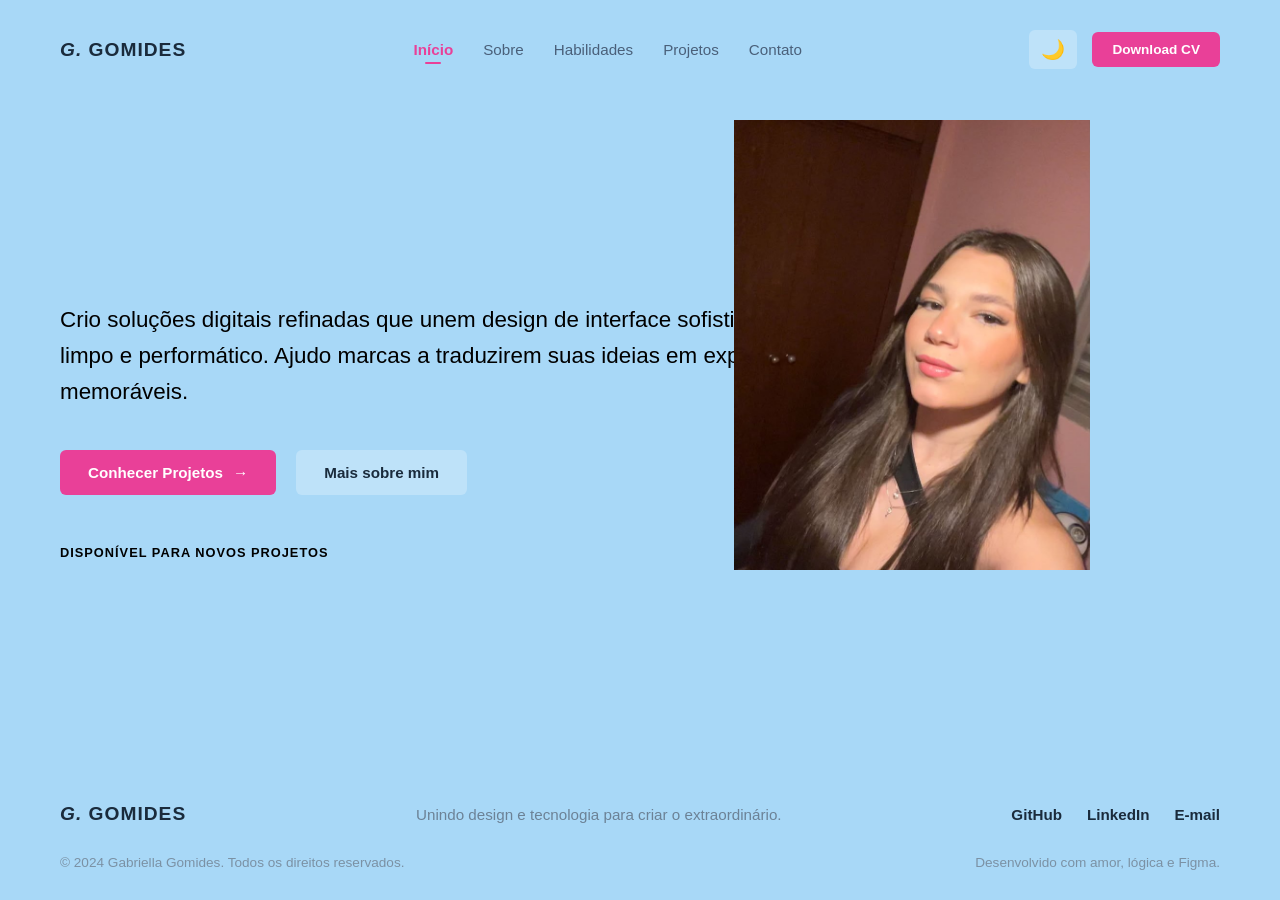
<file: index.html>
<!DOCTYPE html>
<html lang="pt-PT">
<head>
  <meta charset="UTF-8">
  <meta name="viewport" content="width=device-width, initial-scale=1.0">
  <title>G. GOMIDES</title>
  <link rel="stylesheet" href="style.css">
  </head>
<body>

  <div class="menu1">
    <div class="titulo">
      <span class="icone">G.</span> GOMIDES
    </div>
    <div class="menu2">
      <a href="index.html" class="ativo">Início</a>
      <a href="sobre.html">Sobre</a>
      <a href="habili.html">Habilidades</a>
      <a href="projeto.html">Projetos</a>
      <a href="contato.html">Contato</a>
    </div>

    <div class="modoclaro">
      <button class="btnmodo" id="troca-tema" aria-label="Alternar Tema">🌙</button>
      <a href="#" class="btndowload">Download CV</a>
    </div>
  </div>

  <div class="corpo">
    <div class="boxdocorpo">
      <p class="textin">
        Crio soluções digitais refinadas que unem design de interface sofisticado e código limpo e performático. Ajudo marcas a traduzirem suas ideias em experiências memoráveis.
      </p>
<img class="gabi" src="WhatsApp Image 2026-10-07 at 12.56.20.jpeg" alt="">
      <div class="botoes">
        <a href="projeto.html" class="botao">
          Conhecer Projetos <span class="seta">&rarr;</span>
        </a>
        <a href="sobre.html" class="botao2">
          Mais sobre mim
        </a>
      </div>

      <div class="textin2">
        <span class="textin3">DISPONÍVEL PARA NOVOS PROJETOS</span>
        <span class="espaço"></span>
      </div>
    </div>
  </div>
  <div class="rodape">
    <div class="espaço2">
      <div class="titulo">
        <span class="icone">G.</span> GOMIDES
      </div>
      <p class="textin4">
        Unindo design e tecnologia para criar o extraordinário.
      </p>
      <div class="link">
             <a href="github.com/gabriellagomides">GitHub</a>
        <a href="linkedin.com/in/gabriellagomides">LinkedIn</a>
        <a href="gabrielagomides14@gmail.com">E-mail</a>
      </div>
    </div>
    <div class="espaço3">
      <p class="copia">
        © 2024 Gabriella Gomides. Todos os direitos reservados.
      </p>
      <p class="creditos">
        Desenvolvido com amor, lógica e Figma.
      </p>
    </div>
  </div>

<script src="script.js"></script>
</body>
</html>
</file>
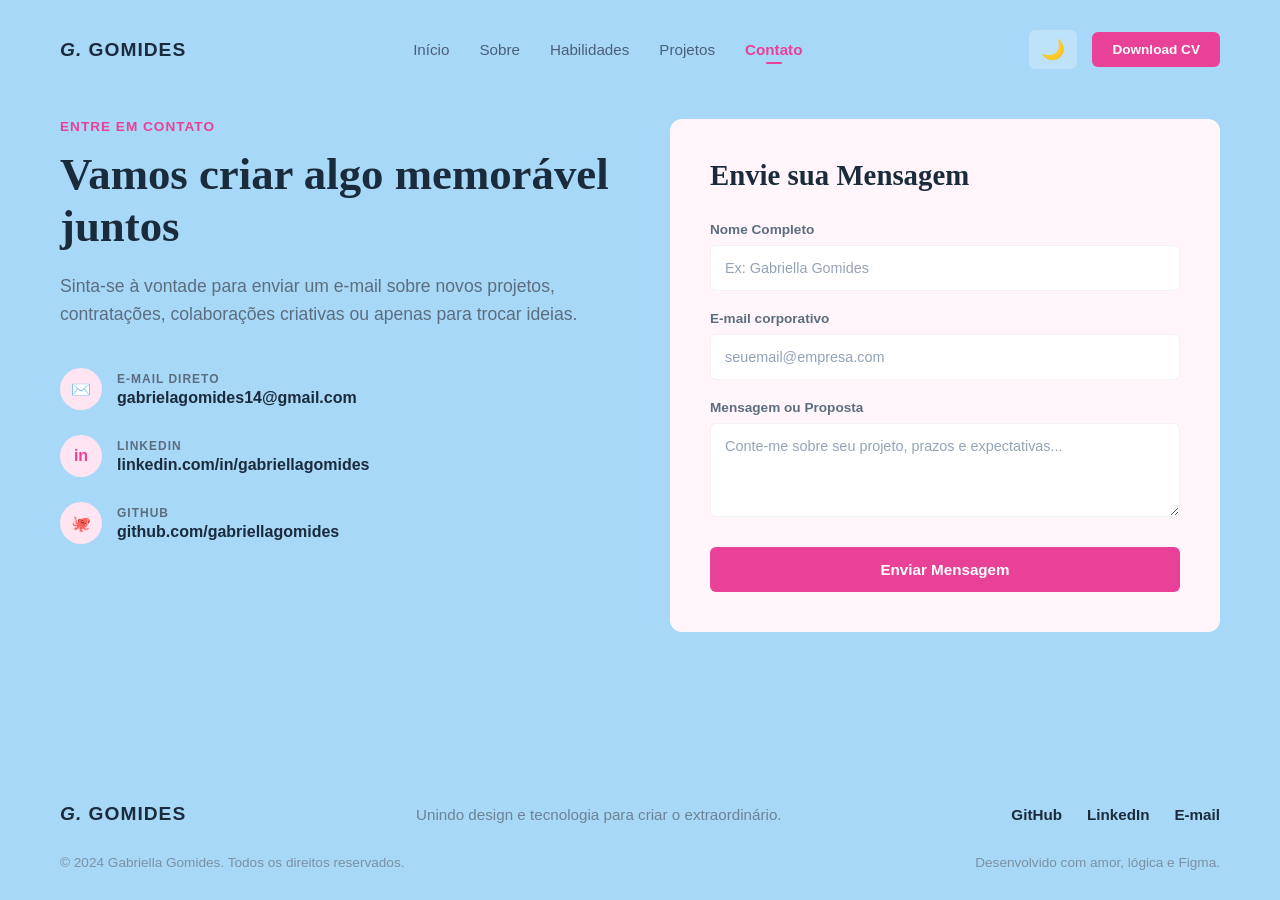
<file: contato.html>
<!DOCTYPE html>
<html lang="pt-PT">
<head>
  <meta charset="UTF-8">
  <meta name="viewport" content="width=device-width, initial-scale=1.0">
  <title>GOMIDES - Contato</title>
  <link rel="stylesheet" href="contato.css">
  </head>
<body>

  <div class="topo">
    <div class="titulo">
      <span class="icone">G.</span> GOMIDES
    </div>

    <div class="menu">
      <a href="index.html">Início</a>
      <a href="sobre.html">Sobre</a>
      <a href="habili.html">Habilidades</a>
      <a href="projeto.html">Projetos</a>
      <a href="contato.html" class="ativo">Contato</a>
    </div>

    <div class="modoclaro">
      <button class="btnmodo" id="troca-tema" aria-label="Alternar Tema">🌙</button>
      <a href="#" class="btndowload">Download CV</a>
    </div>
  </div>

  <div class="contato">
    <div class="boxcontato">
      
      <div class="coluna">
        <span class="titulo2">ENTRE EM CONTATO</span>
        <h1 class="titulo3">Vamos criar algo memorável juntos</h1>
        <p class="frase">
          Sinta-se à vontade para enviar um e-mail sobre novos projetos, contratações, colaborações criativas ou apenas para trocar ideias.
        </p>

        <div class="listacontato">
          
          <div class="itemcontato">
            <div class="iconebox">✉️</div>
            <div class="detalhecontato">
              <span class="rotulo">E-MAIL DIRETO</span>
              <a href="mailto:gabrielagomides14@gmail.com" class="valor">gabrielagomides14@gmail.com</a>
            </div>
          </div>

          <div class="itemcontato">
            <div class="iconebox">in</div>
            <div class="detalhecontato">
              <span class="rotulo">LINKEDIN</span>
              <a href="https://linkedin.com/in/gabriellagomides" target="_blank" class="valor">linkedin.com/in/gabriellagomides</a>
            </div>
          </div>

          <div class="itemcontato">
            <div class="iconebox">🐙</div>
            <div class="detalhecontato">
              <span class="rotulo">GITHUB</span>
              <a href="https://github.com/22600302" target="_blank" class="valor">github.com/gabriellagomides</a>
            </div>
          </div>

        </div>
      </div>
  
      <div class="colunaformulario">
        <form class="formulario">
          <h2>Envie sua Mensagem</h2>

          <div class="campo">
            <label for="nome">Nome Completo</label>
            <input type="text" id="nome" placeholder="Ex: Gabriella Gomides">
          </div>

          <div class="campo">
            <label for="email">E-mail corporativo</label>
            <input type="email" id="email" placeholder="seuemail@empresa.com">
          </div>

          <div class="campo">
            <label for="mensagem">Mensagem ou Proposta</label>
            <textarea id="mensagem" rows="4" placeholder="Conte-me sobre seu projeto, prazos e expectativas..."></textarea>
          </div>

          <button type="submit" class="btnenviar">Enviar Mensagem</button>
        </form>
      </div>

    </div>
  </div>

 <div class="rodape">

    <div class="espaço">
      <div class="titulo">
        <span class="icone">G.</span> GOMIDES
      </div>

      <p class="textin">
        Unindo design e tecnologia para criar o extraordinário.
      </p>

      <div class="link">
        <a href="github.com/gabriellagomides">GitHub</a>
        <a href="linkedin.com/in/gabriellagomides">LinkedIn</a>
        <a href="gabrielagomides14@gmail.com">E-mail</a>
      </div>
    </div>
    <div class="espaço2">
      <p class="copia">
        © 2024 Gabriella Gomides. Todos os direitos reservados.
      </p>
      <p class="creditos">
        Desenvolvido com amor, lógica e Figma.
      </p>
    </div>
  </div>


  <script src="script.js"></script>
</body>
</html>
</file>
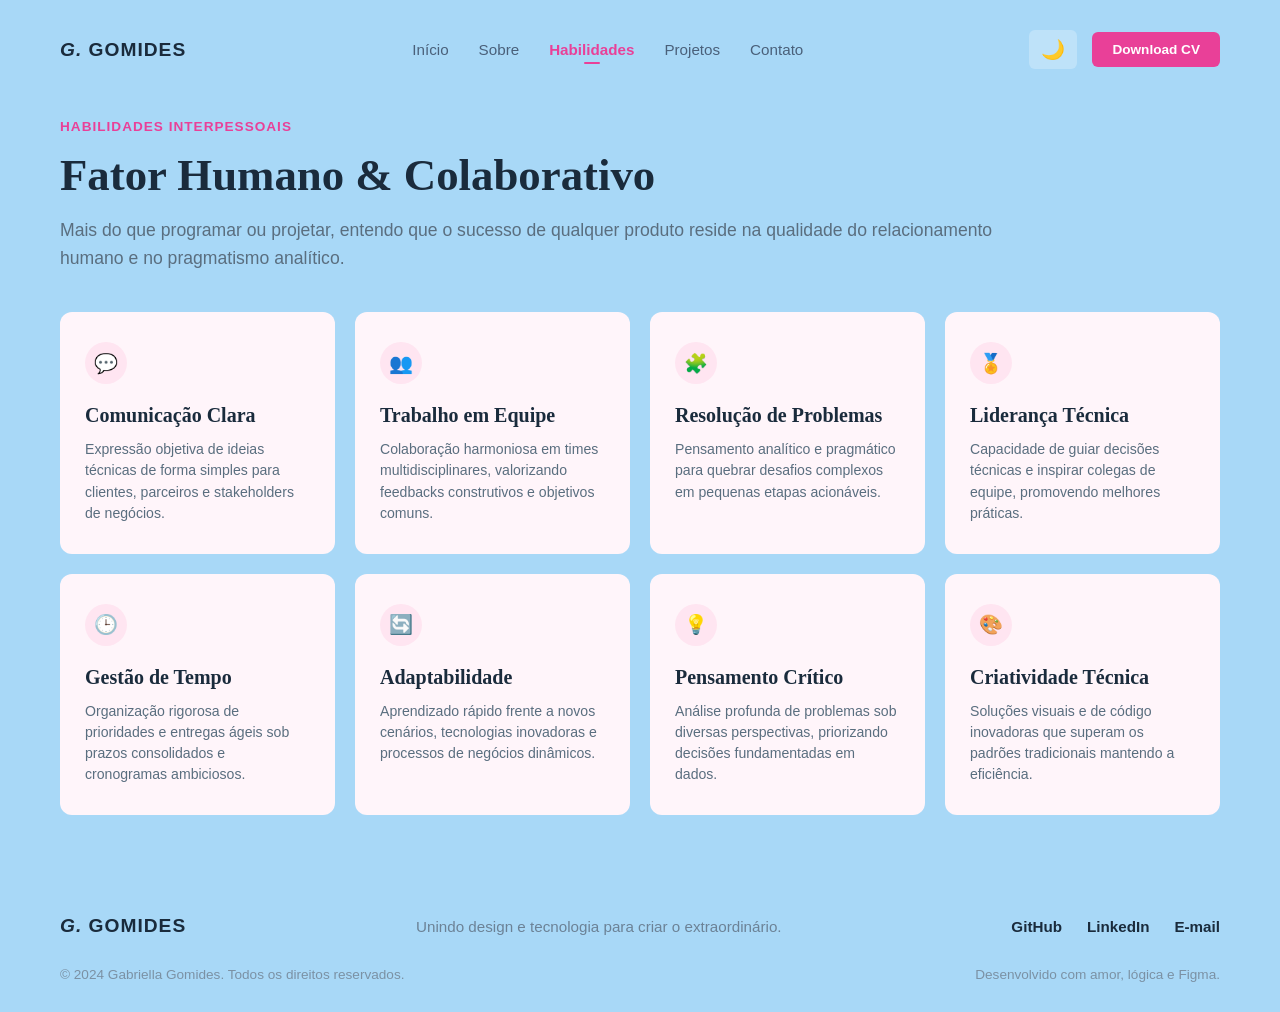
<file: habili.html>
<!DOCTYPE html>
<html lang="pt-PT">
<head>
  <meta charset="UTF-8">
  <meta name="viewport" content="width=device-width, initial-scale=1.0">
  <title>GOMIDES - Habilidades</title>
  <link rel="stylesheet" href="habili.css">

</head>
<body>

  <div class="topo">
    <div class="titulo">
      <span class="icone">G.</span> GOMIDES
    </div>

    <div class="menu">
      <a href="index.html">Início</a>
      <a href="sobre.html">Sobre</a>
      <a href="habili.html" class="ativo">Habilidades</a>
      <a href="projeto.html">Projetos</a>
      <a href="contato.html">Contato</a>
    </div>

    <div class="modoclaro">
      <button class="btnmodo" id="troca-tema" aria-label="Alternar Tema">🌙</button>
      <a href="#" class="btndowload">Download CV</a>
    </div>
  </div>

  <div class="habilidades">
    <span class="titulo2">HABILIDADES INTERPESSOAIS</span>
    <h1 class="titulo3">Fator Humano & Colaborativo</h1>
    <p class="frase">
      Mais do que programar ou projetar, entendo que o sucesso de qualquer produto reside na qualidade do relacionamento humano e no pragmatismo analítico.
    </p>

    <div class="tabela">
      
      <div class="quadradin">
        <div class="iconebox">💬</div>
        <h3>Comunicação Clara</h3>
        <p>Expressão objetiva de ideias técnicas de forma simples para clientes, parceiros e stakeholders de negócios.</p>
      </div>

      <div class="quadradin">
        <div class="iconebox">👥</div>
        <h3>Trabalho em Equipe</h3>
        <p>Colaboração harmoniosa em times multidisciplinares, valorizando feedbacks construtivos e objetivos comuns.</p>
      </div>

      <div class="quadradin">
        <div class="iconebox">🧩</div>
        <h3>Resolução de Problemas</h3>
        <p>Pensamento analítico e pragmático para quebrar desafios complexos em pequenas etapas acionáveis.</p>
      </div>

      <div class="quadradin">
        <div class="iconebox">🏅</div>
        <h3>Liderança Técnica</h3>
        <p>Capacidade de guiar decisões técnicas e inspirar colegas de equipe, promovendo melhores práticas.</p>
      </div>

      <div class="quadradin">
        <div class="iconebox">🕒</div>
        <h3>Gestão de Tempo</h3>
        <p>Organização rigorosa de prioridades e entregas ágeis sob prazos consolidados e cronogramas ambiciosos.</p>
      </div>

      <div class="quadradin">
        <div class="iconebox">🔄</div>
        <h3>Adaptabilidade</h3>
        <p>Aprendizado rápido frente a novos cenários, tecnologias inovadoras e processos de negócios dinâmicos.</p>
      </div>

      <div class="quadradin">
        <div class="iconebox">💡</div>
        <h3>Pensamento Crítico</h3>
        <p>Análise profunda de problemas sob diversas perspectivas, priorizando decisões fundamentadas em dados.</p>
      </div>

      <div class="quadradin">
        <div class="iconebox">🎨</div>
        <h3>Criatividade Técnica</h3>
        <p>Soluções visuais e de código inovadoras que superam os padrões tradicionais mantendo a eficiência.</p>
      </div>

    </div>
  </div>

  <div class="rodape">

    <div class="espaço">
      <div class="titulo">
        <span class="icone">G.</span> GOMIDES
      </div>

      <p class="textin">
        Unindo design e tecnologia para criar o extraordinário.
      </p>

      <div class="link">
              <a href="github.com/gabriellagomides">GitHub</a>
        <a href="linkedin.com/in/gabriellagomides">LinkedIn</a>
        <a href="gabrielagomides14@gmail.com">E-mail</a>
      </div>
    </div>
    <div class="espaço2">
      <p class="copia">
        © 2024 Gabriella Gomides. Todos os direitos reservados.
      </p>
      <p class="creditos">
        Desenvolvido com amor, lógica e Figma.
      </p>
    </div>
  </div>

  <script src="script.js"></script>
</body>
</html>
</file>
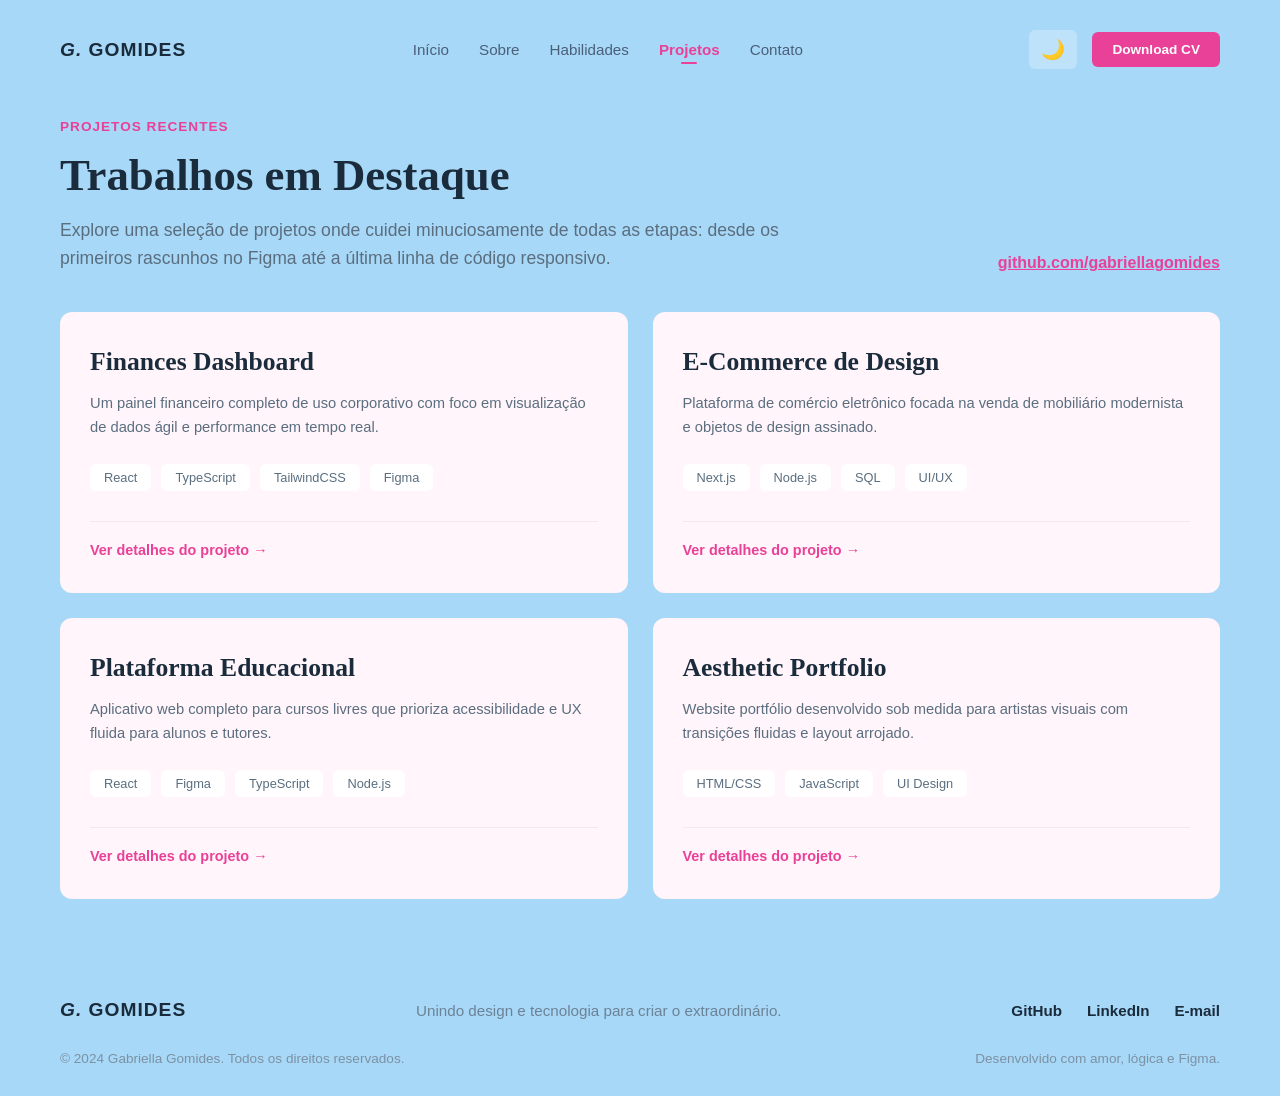
<file: projeto.html>
<!DOCTYPE html>
<html lang="pt-PT">
<head>
  <meta charset="UTF-8">
  <meta name="viewport" content="width=device-width, initial-scale=1.0">
  <title>GOMIDES - Projetos</title>
  <link rel="stylesheet" href="projeto.css">
  </head>
<body>

  <div class="topo">
    <div class="titulo">
      <span class="icone">G.</span> GOMIDES
    </div>

    <div class="menu">
      <a href="index.html">Início</a>
      <a href="sobre.html">Sobre</a>
      <a href="habili.html">Habilidades</a>
      <a href="projeto.html" class="ativo">Projetos</a>
      <a href="contato.html">Contato</a>
    </div>

    <div class="modoclaro">
      <button class="btnmodo" id="troca-tema" aria-label="Alternar Tema">🌙</button>
      <a href="#" class="btndowload">Download CV</a>
    </div>
  </div>

  <div class="projetos">
    <span class="titulo2">PROJETOS RECENTES</span>
    <h1 class="titulo3">Trabalhos em Destaque</h1>
    
    <div class="espaço">
      <p class="frase">
        Explore uma seleção de projetos onde cuidei minuciosamente de todas as etapas: desde os primeiros rascunhos no Figma até a última linha de código responsivo.
      </p>
      <a href="github.com/gabriellagomides" target="_blank" class="linka">github.com/gabriellagomides</a>
    </div>

    <div class="projetos2">
      
        <div class="frase2">
        <h3>Finances Dashboard</h3>
        <p>Um painel financeiro completo de uso corporativo com foco em visualização de dados ágil e performance em tempo real.</p>
        <div class="tipos">
          <span>React</span>
          <span>TypeScript</span>
          <span>TailwindCSS</span>
          <span>Figma</span>
        </div>
        <a href="#" class="link2">Ver detalhes do projeto &rarr;</a>
      </div>

      <div class="frase2">
        <h3>E-Commerce de Design</h3>
        <p>Plataforma de comércio eletrônico focada na venda de mobiliário modernista e objetos de design assinado.</p>
        <div class="tipos">
          <span>Next.js</span>
          <span>Node.js</span>
          <span>SQL</span>
          <span>UI/UX</span>
        </div>
        <a href="#" class="link2">Ver detalhes do projeto &rarr;</a>
      </div>

      <div class="frase2">
        <h3>Plataforma Educacional</h3>
        <p>Aplicativo web completo para cursos livres que prioriza acessibilidade e UX fluida para alunos e tutores.</p>
        <div class="tipos">
          <span>React</span>
          <span>Figma</span>
          <span>TypeScript</span>
          <span>Node.js</span>
        </div>
        <a href="#" class="link2">Ver detalhes do projeto &rarr;</a>
      </div>

      <div class="frase2">
        <h3>Aesthetic Portfolio</h3>
        <p>Website portfólio desenvolvido sob medida para artistas visuais com transições fluidas e layout arrojado.</p>
        <div class="tipos">
          <span>HTML/CSS</span>
          <span>JavaScript</span>
          <span>UI Design</span>
        </div>
        <a href="#" class="link2">Ver detalhes do projeto &rarr;</a>
      </div>

    </div>
  </div>

  <div class="rodape">

    <div class="espaço2">
      <div class="titulo">
        <span class="icone">G.</span> GOMIDES
      </div>

      <p class="textin">
        Unindo design e tecnologia para criar o extraordinário.
      </p>

      <div class="link3">
             <a href="github.com/gabriellagomides">GitHub</a>
        <a href="linkedin.com/in/gabriellagomides">LinkedIn</a>
        <a href="gabrielagomides14@gmail.com">E-mail</a>
      </div>
    </div>
    <div class="espaço3">
      <p class="copia">
        © 2024 Gabriella Gomides. Todos os direitos reservados.
      </p>
      <p class="creditos">
        Desenvolvido com amor, lógica e Figma.
      </p>
    </div>
  </div>


  <script src="script.js"></script>
</body>
</html>
</file>
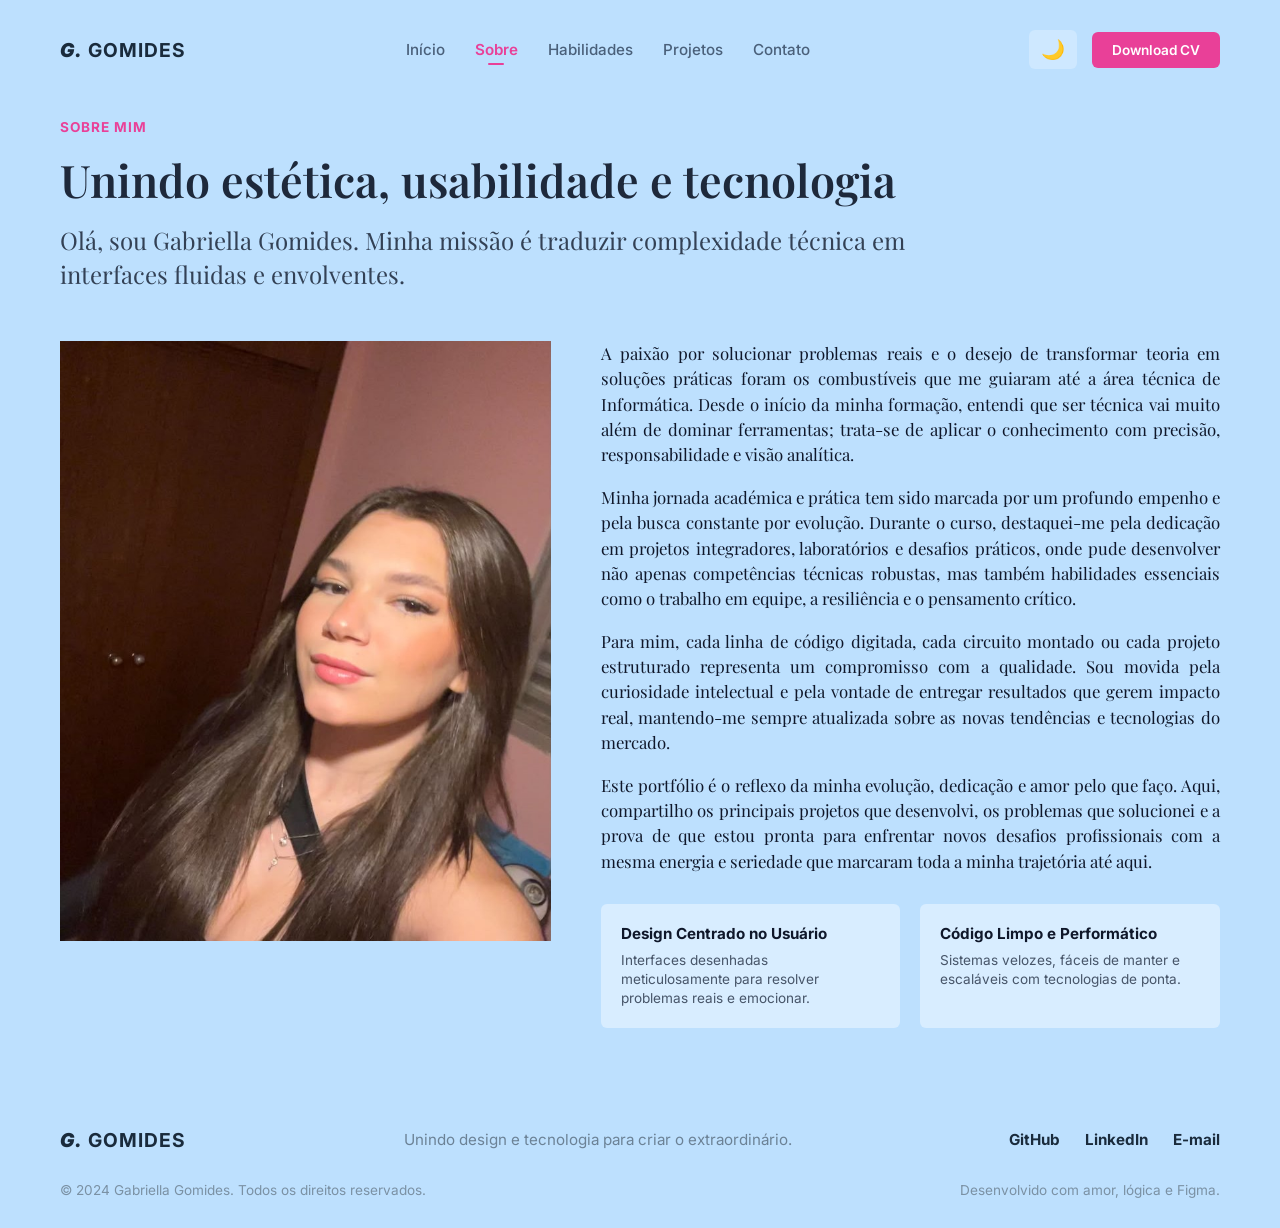
<file: sobre.html>
<!DOCTYPE html>
<html lang="pt-PT">
<head>
  <meta charset="UTF-8">
  <meta name="viewport" content="width=device-width, initial-scale=1.0">
  <title>GOMIDES - Sobre Mim</title>
  <link rel="stylesheet" href="sobre.css">
  <link rel="preconnect" href="https://fonts.googleapis.com">
  <link rel="preconnect" href="https://fonts.gstatic.com" crossorigin>
  <link href="https://fonts.googleapis.com/css2?family=Inter:wght@400;500;600;700&family=Playfair+Display:ital,wght@0,500;0,600;0,700;1,400&display=swap" rel="stylesheet">
</head>
<body>

  <div class="topo">
    <div class="titulo">
      <span class="icone">G.</span> GOMIDES
    </div>

    <div class="menu">
      <a href="index.html">Início</a>
      <a href="sobre.html" class="ativo">Sobre</a>
      <a href="habili.html">Habilidades</a>
      <a href="projeto.html">Projetos</a>
      <a href="contato.html">Contato</a>
    </div>

    <div class="modoclaro">
      <button class="btnmodo" id="troca-tema" aria-label="Alternar Tema">🌙</button>
      <a href="#" class="btndowload">Download CV</a>
    </div>
  </div>

  <div class="sobremim">
    <span class="titulo2">SOBRE MIM</span>
    <h1 class="titulo3">Unindo estética, usabilidade e tecnologia</h1>
    <p class="frase">
      Olá, sou Gabriella Gomides. Minha missão é traduzir complexidade técnica em interfaces fluidas e envolventes.
    </p>

    <div class="box">
     <img class="gabi" src="WhatsApp Image 2026-10-07 at 12.56.20.jpeg" alt="">

      <div class="textin">
        <p class="frase2">
          A paixão por solucionar problemas reais e o desejo de transformar teoria em soluções práticas foram os combustíveis que me guiaram até a área técnica de Informática. Desde o início da minha formação, entendi que ser técnica vai muito além de dominar ferramentas; trata-se de aplicar o conhecimento com precisão, responsabilidade e visão analítica.
        </p>
        <p class="frase2">
          Minha jornada académica e prática tem sido marcada por um profundo empenho e pela busca constante por evolução. Durante o curso, destaquei-me pela dedicação em projetos integradores, laboratórios e desafios práticos, onde pude desenvolver não apenas competências técnicas robustas, mas também habilidades essenciais como o trabalho em equipe, a resiliência e o pensamento crítico.
        </p>
        <p class="frase2">
          Para mim, cada linha de código digitada, cada circuito montado ou cada projeto estruturado representa um compromisso com a qualidade. Sou movida pela curiosidade intelectual e pela vontade de entregar resultados que gerem impacto real, mantendo-me sempre atualizada sobre as novas tendências e tecnologias do mercado.
        </p>
        <p class="frase2">
          Este portfólio é o reflexo da minha evolução, dedicação e amor pelo que faço. Aqui, compartilho os principais projetos que desenvolvi, os problemas que solucionei e a prova de que estou pronta para enfrentar novos desafios profissionais com a mesma energia e seriedade que marcaram toda a minha trajetória até aqui.
        </p>
        <div class="frasebox">
          <div class="textin2">
            <h3>Design Centrado no Usuário</h3>
            <p>Interfaces desenhadas meticulosamente para resolver problemas reais e emocionar.</p>
          </div>
          <div class="textin2">
            <h3>Código Limpo e Performático</h3>
            <p>Sistemas velozes, fáceis de manter e escaláveis com tecnologias de ponta.</p>
          </div>
        </div>
      </div>
    </div>
  </div>
  <div class="rodape">

    <div class="espaço">
      <div class="titulo">
        <span class="icone">G.</span> GOMIDES
      </div>
      <p class="textin3">
        Unindo design e tecnologia para criar o extraordinário.
      </p>
      <div class="link">
            <a href="https://github.com/22600302">GitHub</a>
        <a href="linkedin.com/in/gabriellagomides">LinkedIn</a>
        <a href="gabrielagomides14@gmail.com">E-mail</a>
      </div>
    </div>
    <div class="espaço2">
      <p class="copia">
        © 2024 Gabriella Gomides. Todos os direitos reservados.
      </p>
      <p class="creditos">
        Desenvolvido com amor, lógica e Figma.
      </p>
    </div>
  </div>

  <script src="script.js"></script>
</body>
</html>
</file>
<file: style.css>
* {
  margin: 0;
  padding: 0;
  box-sizing: border-box;
}

body, a, button, span, div, p {
  transition: background-color 0.4s ease, color 0.4s ease, border-color 0.4s ease;
}

body {
  font-family: 'Inter', sans-serif;
  background-color: var(--cor-fundo);
  color: var(--cor-texto);
  min-height: 100vh;
  display: flex;
  flex-direction: column;
}

.menu1 {
  display: flex;
  justify-content: space-between;
  align-items: center;
  padding: 30px 60px;
}

.titulo {
  font-weight: 700;
  font-size: 1.2rem;
  letter-spacing: 1px;
  color: var(--cor-titulo);
}

.icone {
  font-style: italic;
  font-weight: 900;
}

.menu2 {
  display: flex;
  gap: 30px;
}

.menu2 a {
  text-decoration: none;
  color: var(--cor-links);
  font-size: 0.95rem;
  font-weight: 500;
  position: relative;
}

.menu2 a.ativo {
  color: var(--cor-rosa);
  font-weight: 600;
}

.menu2 a.ativo::after {
  content: '';
  position: absolute;
  bottom: -6px;
  left: 50%;
  transform: translateX(-50%);
  width: 16px;
  height: 2px;
  background-color: var(--cor-rosa);
  border-radius: 2px;
}

.modoclaro {
  display: flex;
  align-items: center;
  gap: 15px;
}

.btnmodo {
  background: var(--cor-botao2-fundo);
  border: none;
  font-size: 1.2rem;
  padding: 8px 12px;
  border-radius: 6px;
  cursor: pointer;
  display: flex;
  align-items: center;
  justify-content: center;
}

.btnmodo:hover {
  background: var(--cor-botao2-hover);
}

.btndowload{
  background-color: var(--cor-rosa);
  color: #FFFFFF;
  text-decoration: none;
  padding: 10px 20px;
  border-radius: 6px;
  font-size: 0.85rem;
  font-weight: 600;
}

.btndowload:hover {
  background-color: var(--cor-rosa-hover);
}

.corpo {
  flex: 1;
  display: flex;
  align-items: center;
  padding: 0 60px;
}

.boxdocorpo {
  max-width: 850px;
}

.textin {
  font-size: 1.4rem;
  line-height: 1.6;
  color: var(--cor-texto);
  margin-bottom: 40px;
}

.botoes {
  display: flex;
  gap: 20px;
  margin-bottom: 50px;
}

.botao {
  background-color: var(--cor-rosa);
  color: #FFFFFF;
  text-decoration: none;
  padding: 14px 28px;
  border-radius: 6px;
  font-size: 0.95rem;
  font-weight: 600;
  display: inline-flex;
  align-items: center;
  gap: 10px;
}

.botao:hover {
  background-color: var(--cor-rosa-hover);
}

.botao2 {
  background-color: var(--cor-botao2-fundo);
  color: var(--cor-botao2-texto);
  text-decoration: none;
  padding: 14px 28px;
  border-radius: 6px;
  font-size: 0.95rem;
  font-weight: 600;
}

.botao2:hover {
  background-color: var(--cor-botao2-hover);
}
.textin2 {
  display: flex;
  align-items: center;
  gap: 15px;
}

.textin3 {
  font-size: 0.8rem;
  font-weight: 700;
  letter-spacing: 1px;
  color: var(--cor-texto);
}

.espaço {
  width: 40px;
  height: 2px;
  background-color: var(--cor-linha);
}



.rodape {
  padding: 40px 60px 30px;
  margin-top: auto;
}

.espaço2 {
  display: flex;
  justify-content: space-between;
  align-items: center;
  margin-bottom: 30px;
}

.textin4 {
  font-size: 0.95rem;
  color: #6C8296;
}

.link {
  display: flex;
  gap: 25px;
}

.link a {
  text-decoration: none;
  color: #1A2B3C;
  font-weight: 700;
  font-size: 0.95rem;
  transition: opacity 0.3s ease;
}

.link a:hover {
  opacity: 0.7;
}

.espaço3 {
  display: flex;
  justify-content: space-between;
  align-items: center;
}

.copia, .creditos {
  font-size: 0.85rem;
  color: #7B91A4;
}
.gabi{
  position: absolute;
  right: 190px;
  top: 120px;
  width: 356px;
  height: 450px;
}

:root {
  --cor-fundo: #A8D8F7;
  --cor-textin: #5A6E7F;
  --cor-titulo: #1A2B3C;
  --cor-links: #4A607A;
  --cor-rosa: #E94098;
  --cor-rosa-hover: #d13082;
  --cor-botao2-fundo: rgba(255, 255, 255, 0.25);
  --cor-botao2-hover: rgba(255, 255, 255, 0.4);
  --cor-botao2-texto: #1A2B3C;
  --cor-espaço: rgba(95, 120, 143, 0.4);
}

body.modo-escuro {
  --cor-fundo: #0F172A;
  --cor-textin: #94A3B8;
  --cor-titulo: #F8FAFC;
  --cor-link: #CBD5E1;
  --cor-rosa: #EC4899;
  --cor-rosa-hover: #DB2777;
  --cor-botao2-fundo: rgba(255, 255, 255, 0.08);
  --cor-botao2-hover: rgba(255, 255, 255, 0.15);
  --cor-botao2-texto: #F8FAFC;
  --cor-linha: rgba(148, 163, 184, 0.4);
}
</file>
<file: contato.css>
* {
  margin: 0;
  padding: 0;
  box-sizing: border-box;
}
body, div, span, h1, h2, p, a, button, input, textarea {
  transition: background-color 0.4s ease, color 0.4s ease, border-color 0.4s ease;
}

body {
  font-family: 'Inter', sans-serif;
  background-color: var(--cor-fundo);
  color: var(--cor-texto);
  min-height: 100vh;
  display: flex;
  flex-direction: column;
}

.topo {
  display: flex;
  justify-content: space-between;
  align-items: center;
  padding: 30px 60px;
}

.titulo {
  font-weight: 700;
  font-size: 1.2rem;
  letter-spacing: 1px;
  color: var(--cor-titulo-topo);
}

.icone {
  font-style: italic;
  font-weight: 900;
}

.menu {
  display: flex;
  gap: 30px;
}

.menu a {
  text-decoration: none;
  color: var(--cor-links);
  font-size: 0.95rem;
  font-weight: 500;
  position: relative;
}

.menu a.ativo {
  color: var(--cor-rosa);
  font-weight: 600;
}

.menu a.ativo::after {
  content: '';
  position: absolute;
  bottom: -6px;
  left: 50%;
  transform: translateX(-50%);
  width: 16px;
  height: 2px;
  background-color: var(--cor-rosa);
  border-radius: 2px;
}

.modoclaro {
  display: flex;
  align-items: center;
  gap: 15px;
}

.btnmodo {
  background-color: var(--cor-botao-tema-fundo);
  border: none;
  font-size: 1.2rem;
  padding: 8px 12px;
  border-radius: 6px;
  cursor: pointer;
  display: flex;
  align-items: center;
  justify-content: center;
}

.btnmodo:hover {
  background-color: var(--cor-botao-tema-hover);
}

.btndowload {
  background-color: var(--cor-rosa);
  color: #FFFFFF;
  text-decoration: none;
  padding: 10px 20px;
  border-radius: 6px;
  font-size: 0.85rem;
  font-weight: 600;
}

.btndowload:hover {
  background-color: var(--cor-rosa-hover);
}

.contato {
  padding: 20px 60px 60px;
  max-width: 1400px;
  margin: 0 auto;
  width: 100%;
}

.boxcontato {
  display: flex;
  gap: 60px;
  align-items: flex-start;
}

.coluna {
  width: 50%;
}

.colunaformulario {
  width: 50%;
}

.titulo2 {
  color: var(--cor-rosa);
  font-size: 0.85rem;
  font-weight: 700;
  letter-spacing: 1px;
  display: block;
  margin-bottom: 15px;
}

.titulo3 {
  font-family: 'Playfair Display', serif;
  font-size: 2.8rem;
  color: var(--cor-titulo-grande);
  font-weight: 700;
  margin-bottom: 20px;
  line-height: 1.15;
}

.frase {
  font-size: 1.1rem;
  line-height: 1.6;
  color: var(--cor-texto);
  margin-bottom: 40px;
}

.listacontato {
  display: flex;
  flex-direction: column;
  gap: 25px;
}

.itemcontato {
  display: flex;
  align-items: center;
  gap: 15px;
}

.iconebox {
  width: 42px;
  height: 42px;
  background-color: var(--cor-icone-bg);
  border-radius: 50%;
  display: flex;
  align-items: center;
  justify-content: center;
  font-size: 1rem;
  color: var(--cor-rosa);
  font-weight: 700;
}

.detalhecontato {
  display: flex;
  flex-direction: column;
}

.rotulo {
  font-size: 0.75rem;
  font-weight: 700;
  letter-spacing: 1px;
  color: var(--cor-label);
  margin-bottom: 3px;
}

.valor {
  font-size: 1rem;
  font-weight: 700;
  color: var(--cor-titulo-grande);
  text-decoration: none;
}

.formulario {
  background-color: var(--cor-cartao-fundo);
  padding: 40px;
  border-radius: 12px;
  display: flex;
  flex-direction: column;
  gap: 20px;
}

.formulario h2 {
  font-family: 'Playfair Display', serif;
  font-size: 1.8rem;
  color: var(--cor-titulo-grande);
  font-weight: 700;
  margin-bottom: 10px;
}

.campo {
  display: flex;
  flex-direction: column;
  gap: 8px;
}

.campo label {
  font-size: 0.85rem;
  font-weight: 600;
  color: var(--cor-label);
}

.campo input, .campo textarea {
  background-color: var(--cor-input-fundo);
  border: 1px solid var(--cor-input-borda);
  border-radius: 6px;
  padding: 14px;
  font-family: 'Inter', sans-serif;
  font-size: 0.9rem;
  color: var(--cor-input-texto);
  outline: none;
}

.campo input::placeholder, .campo textarea::placeholder {
  color: #94A3B8;
}

.campo input:focus, .campo textarea:focus {
  border-color: var(--cor-rosa);
}

.btnenviar{
  background-color: var(--cor-rosa);
  color: #FFFFFF;
  border: none;
  padding: 14px;
  border-radius: 6px;
  font-size: 0.95rem;
  font-weight: 600;
  cursor: pointer;
  margin-top: 10px;
}

.btnenviar:hover {
  background-color: var(--cor-rosa-hover);
}

@media (max-width: 900px) {
  .bloco-contato {
    flex-direction: column;
  }
  .coluna-info, .coluna-formulario {
    width: 100%;
  }
}


.rodape {
  padding: 40px 60px 30px;
  margin-top: auto;
}

.espaço {
  display: flex;
  justify-content: space-between;
  align-items: center;
  margin-bottom: 30px;
}

.textin {
  font-size: 0.95rem;
  color: #6C8296;
}

.link {
  display: flex;
  gap: 25px;
}

.link a {
  text-decoration: none;
  color: #1A2B3C;
  font-weight: 700;
  font-size: 0.95rem;
  transition: opacity 0.3s ease;
}

.link a:hover {
  opacity: 0.7;
}

.espaço2 {
  display: flex;
  justify-content: space-between;
  align-items: center;
}

.copia, .creditos {
  font-size: 0.85rem;
  color: #7B91A4;
}

:root {
  --cor-fundo: #A8D8F7;
  --cor-texto: #5A6E7F;
  --cor-titulo-topo: #1A2B3C;
  --cor-links: #4A607A;
  --cor-rosa: #E94098;
  --cor-rosa-hover: #d13082;
  --cor-titulo-grande: #1A2B3C;
  --cor-cartao-fundo: #FFF5FA;
  --cor-icone-bg: #FFE5F1;
  --cor-input-fundo: #FFFFFF;
  --cor-input-texto: #1A2B3C;
  --cor-input-borda: rgba(0, 0, 0, 0.05);
  --cor-label: #5A6E7F;
  --cor-botao-tema-fundo: rgba(255, 255, 255, 0.25);
  --cor-botao-tema-hover: rgba(255, 255, 255, 0.4);
}

body.modo-escuro {
  --cor-fundo: #0F172A;
  --cor-texto: #CBD5E1;
  --cor-titulo-topo: #F8FAFC;
  --cor-links: #94A3B8;
  --cor-rosa: #EC4899;
  --cor-rosa-hover: #DB2777;
  --cor-titulo-grande: #F8FAFC;
  --cor-cartao-fundo: #1E293B;
  --cor-icone-bg: rgba(236, 72, 153, 0.15);
  --cor-input-fundo: #0F172A;
  --cor-input-texto: #F8FAFC;
  --cor-input-borda: rgba(255, 255, 255, 0.1);
  --cor-label: #94A3B8;
  --cor-botao-tema-fundo: rgba(255, 255, 255, 0.08);
  --cor-botao-tema-hover: rgba(255, 255, 255, 0.15);
}
</file>
<file: habili.css>
* {
  margin: 0;
  padding: 0;
  box-sizing: border-box;
}

body, div, span, h1, h3, p, a, button {
  transition: background-color 0.4s ease, color 0.4s ease, border-color 0.4s ease;
}

body {
  font-family: 'Inter', sans-serif;
  background-color: var(--cor-fundo);
  color: var(--cor-texto);
  min-height: 100vh;
  display: flex;
  flex-direction: column;
}

.topo {
  display: flex;
  justify-content: space-between;
  align-items: center;
  padding: 30px 60px;
}

.titulo {
  font-weight: 700;
  font-size: 1.2rem;
  letter-spacing: 1px;
  color: var(--cor-titulo-topo);
}

.icone {
  font-style: italic;
  font-weight: 900;
}

.menu {
  display: flex;
  gap: 30px;
}

.menu a {
  text-decoration: none;
  color: var(--cor-links);
  font-size: 0.95rem;
  font-weight: 500;
  position: relative;
}

.menu a.ativo {
  color: var(--cor-rosa);
  font-weight: 600;
}

.menu a.ativo::after {
  content: '';
  position: absolute;
  bottom: -6px;
  left: 50%;
  transform: translateX(-50%);
  width: 16px;
  height: 2px;
  background-color: var(--cor-rosa);
  border-radius: 2px;
}

.modoclaro {
  display: flex;
  align-items: center;
  gap: 15px;
}

.btnmodo {
  background-color: var(--cor-botao-tema-fundo);
  border: none;
  font-size: 1.2rem;
  padding: 8px 12px;
  border-radius: 6px;
  cursor: pointer;
  display: flex;
  align-items: center;
  justify-content: center;
}

.btnmodo:hover {
  background-color: var(--cor-botao-tema-hover);
}

.btndowload {
  background-color: var(--cor-rosa);
  color: #FFFFFF;
  text-decoration: none;
  padding: 10px 20px;
  border-radius: 6px;
  font-size: 0.85rem;
  font-weight: 600;
}

.btndowload:hover {
  background-color: var(--cor-rosa-hover);
}

.habilidades {
  padding: 20px 60px 60px;
  max-width: 1400px;
  margin: 0 auto;
  width: 100%;
}

.titulo2 {
  color: var(--cor-rosa);
  font-size: 0.85rem;
  font-weight: 700;
  letter-spacing: 1px;
  display: block;
  margin-bottom: 15px;
}

.titulo3 {
  font-family: 'Playfair Display', serif;
  font-size: 2.8rem;
  color: var(--cor-titulo-grande);
  font-weight: 700;
  margin-bottom: 15px;
}

.frase {
  font-size: 1.1rem;
  line-height: 1.6;
  color: var(--cor-texto);
  margin-bottom: 40px;
  max-width: 950px;
}

.tabela {
  display: grid;
  grid-template-columns: repeat(4, 1fr);
  gap: 20px;
}

.quadradin {
  background-color: var(--cor-cartao-fundo);
  padding: 30px 25px;
  border-radius: 12px;
  display: flex;
  flex-direction: column;
  align-items: flex-start;
}

.iconebox {
  width: 42px;
  height: 42px;
  background-color: var(--cor-icone-bg);
  border-radius: 50%;
  display: flex;
  align-items: center;
  justify-content: center;
  font-size: 1.2rem;
  margin-bottom: 20px;
  color: var(--cor-rosa);
}

.quadradin h3 {
  font-family: 'Playfair Display', serif;
  font-size: 1.25rem;
  color: var(--cor-cartao-titulo);
  font-weight: 700;
  margin-bottom: 12px;
}

.quadradin p {
  font-size: 0.88rem;
  line-height: 1.5;
  color: var(--cor-cartao-texto);
}

@media (max-width: 1024px) {
  .grid-cartoes {
    grid-template-columns: repeat(2, 1fr);
  }
}

@media (max-width: 600px) {
  .grid-cartoes {
    grid-template-columns: 1fr;
  }
}

.rodape {
  padding: 40px 60px 30px;
  margin-top: auto;
}

.espaço {
  display: flex;
  justify-content: space-between;
  align-items: center;
  margin-bottom: 30px;
}

.textin {
  font-size: 0.95rem;
  color: #6C8296;
}

.link {
  display: flex;
  gap: 25px;
}

.link a {
  text-decoration: none;
  color: #1A2B3C;
  font-weight: 700;
  font-size: 0.95rem;
  transition: opacity 0.3s ease;
}

.link a:hover {
  opacity: 0.7;
}

.espaço2 {
  display: flex;
  justify-content: space-between;
  align-items: center;
}

.copia, .creditos {
  font-size: 0.85rem;
  color: #7B91A4;
}

:root {
  --cor-fundo: #A8D8F7;
  --cor-texto: #5A6E7F;
  --cor-titulo-topo: #1A2B3C;
  --cor-links: #4A607A;
  --cor-rosa: #E94098;
  --cor-rosa-hover: #d13082;
  --cor-titulo-grande: #1A2B3C;
  --cor-cartao-fundo: #FFF5FA;
  --cor-icone-bg: #FFE5F1;
  --cor-cartao-titulo: #1A2B3C;
  --cor-cartao-texto: #5A6E7F;
  --cor-botao-tema-fundo: rgba(255, 255, 255, 0.25);
  --cor-botao-tema-hover: rgba(255, 255, 255, 0.4);
}

body.modo-escuro {
  --cor-fundo: #0F172A;
  --cor-texto: #CBD5E1;
  --cor-titulo-topo: #F8FAFC;
  --cor-links: #94A3B8;
  --cor-rosa: #EC4899;
  --cor-rosa-hover: #DB2777;
  --cor-titulo-grande: #F8FAFC;
  --cor-cartao-fundo: #1E293B;
  --cor-icone-bg: rgba(236, 72, 153, 0.15);
  --cor-cartao-titulo: #F8FAFC;
  --cor-cartao-texto: #94A3B8;
  --cor-botao-tema-fundo: rgba(255, 255, 255, 0.08);
  --cor-botao-tema-hover: rgba(255, 255, 255, 0.15);
}
</file>
<file: projeto.css>
* {
  margin: 0;
  padding: 0;
  box-sizing: border-box;
}

body, div, span, h1, h3, p, a, button {
  transition: background-color 0.4s ease, color 0.4s ease, border-color 0.4s ease;
}

body {
  font-family: 'Inter', sans-serif;
  background-color: var(--cor-fundo);
  color: var(--cor-texto);
  min-height: 100vh;
  display: flex;
  flex-direction: column;
}

.topo {
  display: flex;
  justify-content: space-between;
  align-items: center;
  padding: 30px 60px;
}

.titulo {
  font-weight: 700;
  font-size: 1.2rem;
  letter-spacing: 1px;
  color: var(--cor-titulo-topo);
}

.icone {
  font-style: italic;
  font-weight: 900;
}

.menu {
  display: flex;
  gap: 30px;
}

.menu a {
  text-decoration: none;
  color: var(--cor-links);
  font-size: 0.95rem;
  font-weight: 500;
  position: relative;
}

.menu a.ativo {
  color: var(--cor-rosa);
  font-weight: 600;
}

.menu a.ativo::after {
  content: '';
  position: absolute;
  bottom: -6px;
  left: 50%;
  transform: translateX(-50%);
  width: 16px;
  height: 2px;
  background-color: var(--cor-rosa);
  border-radius: 2px;
}

.modoclaro {
  display: flex;
  align-items: center;
  gap: 15px;
}

.btnmodo {
  background-color: var(--cor-botao-tema-fundo);
  border: none;
  font-size: 1.2rem;
  padding: 8px 12px;
  border-radius: 6px;
  cursor: pointer;
  display: flex;
  align-items: center;
  justify-content: center;
}

.btnmodo:hover {
  background-color: var(--cor-botao-tema-hover);
}

.btndowload {
  background-color: var(--cor-rosa);
  color: #FFFFFF;
  text-decoration: none;
  padding: 10px 20px;
  border-radius: 6px;
  font-size: 0.85rem;
  font-weight: 600;
}

.btndowload:hover {
  background-color: var(--cor-rosa-hover);
}

.projetos {
  padding: 20px 60px 60px;
  max-width: 1400px;
  margin: 0 auto;
  width: 100%;
}

.titulo2 {
  color: var(--cor-rosa);
  font-size: 0.85rem;
  font-weight: 700;
  letter-spacing: 1px;
  display: block;
  margin-bottom: 15px;
}

.titulo3 {
  font-family: 'Playfair Display', serif;
  font-size: 2.8rem;
  color: var(--cor-titulo-grande);
  font-weight: 700;
  margin-bottom: 15px;
}

.espaço {
  display: flex;
  justify-content: space-between;
  align-items: flex-end;
  margin-bottom: 40px;
}

.frase {
  font-size: 1.1rem;
  line-height: 1.6;
  color: var(--cor-texto);
  max-width: 750px;
}

.linka {
  color: var(--cor-rosa);
  font-weight: 600;
  text-decoration: underline;
  font-size: 1rem;
}


.projetos2 {
  display: grid;
  grid-template-columns: repeat(2, 1fr);
  gap: 25px;
}

.frase2 {
  background-color: var(--cor-cartao-fundo);
  padding: 35px 30px;
  border-radius: 12px;
  display: flex;
  flex-direction: column;
}

.frase2 h3 {
  font-family: 'Playfair Display', serif;
  font-size: 1.6rem;
  color: var(--cor-cartao-titulo);
  font-weight: 700;
  margin-bottom: 15px;
}

.frase2 p {
  font-size: 0.92rem;
  line-height: 1.6;
  color: var(--cor-cartao-texto);
  margin-bottom: 25px;
}

.tipos {
  display: flex;
  flex-wrap: wrap;
  gap: 10px;
  margin-bottom: 30px;
}

.tipos span {
  background-color: var(--cor-tag-fundo);
  color: var(--cor-tag-texto);
  padding: 6px 14px;
  border-radius: 6px;
  font-size: 0.8rem;
  font-weight: 500;
}

.link2 {
  color: var(--cor-rosa);
  text-decoration: none;
  font-weight: 700;
  font-size: 0.9rem;
  margin-top: auto;
  border-top: 1px solid rgba(0, 0, 0, 0.05);
  padding-top: 20px;
}

@media (max-width: 900px) {
  .grid-projetos {
    grid-template-columns: 1fr;
  }
  .linha-topo-projetos {
    flex-direction: column;
    align-items: flex-start;
    gap: 15px;
  }
}


.rodape {
  padding: 40px 60px 30px;
  margin-top: auto;
}

.espaço2 {
  display: flex;
  justify-content: space-between;
  align-items: center;
  margin-bottom: 30px;
}

.textin {
  font-size: 0.95rem;
  color: #6C8296;
}

.link3 {
  display: flex;
  gap: 25px;
}

.link3 a {
  text-decoration: none;
  color: #1A2B3C;
  font-weight: 700;
  font-size: 0.95rem;
  transition: opacity 0.3s ease;
}

.link3 a:hover {
  opacity: 0.7;
}

.espaço3 {
  display: flex;
  justify-content: space-between;
  align-items: center;
}

.copia, .creditos {
  font-size: 0.85rem;
  color: #7B91A4;
}
:root {
  --cor-fundo: #A8D8F7;
  --cor-texto: #5A6E7F;
  --cor-titulo-topo: #1A2B3C;
  --cor-links: #4A607A;
  --cor-rosa: #E94098;
  --cor-rosa-hover: #d13082;
  --cor-titulo-grande: #1A2B3C;
  --cor-cartao-fundo: #FFF5FA;
  --cor-cartao-titulo: #1A2B3C;
  --cor-cartao-texto: #5A6E7F;
  --cor-tag-fundo: #FFFFFF;
  --cor-tag-texto: #5A6E7F;
  --cor-botao-tema-fundo: rgba(255, 255, 255, 0.25);
  --cor-botao-tema-hover: rgba(255, 255, 255, 0.4);
}

body.modo-escuro {
  --cor-fundo: #0F172A;
  --cor-texto: #CBD5E1;
  --cor-titulo-topo: #F8FAFC;
  --cor-links: #94A3B8;
  --cor-rosa: #EC4899;
  --cor-rosa-hover: #DB2777;
  --cor-titulo-grande: #F8FAFC;
  --cor-cartao-fundo: #1E293B;
  --cor-cartao-titulo: #F8FAFC;
  --cor-cartao-texto: #94A3B8;
  --cor-tag-fundo: #334155;
  --cor-tag-texto: #E2E8F0;
  --cor-botao-tema-fundo: rgba(255, 255, 255, 0.08);
  --cor-botao-tema-hover: rgba(255, 255, 255, 0.15);
}
</file>
<file: sobre.css>
* {
  margin: 0;
  padding: 0;
  box-sizing: border-box;
}

body, div, span, h1, h3, p, a, button {
  transition: background-color 0.4s ease, color 0.4s ease, border-color 0.4s ease;
}

body {
  font-family: 'Inter', sans-serif;
  background-color: var(--cor-fundo);
  color: var(--cor-texto);
  min-height: 100vh;
  display: flex;
  flex-direction: column;
}

.topo {
  display: flex;
  justify-content: space-between;
  align-items: center;
  padding: 30px 60px;
}

.titulo {
  font-weight: 700;
  font-size: 1.2rem;
  letter-spacing: 1px;
  color: var(--cor-titulo-topo);
}

.icone {
  font-style: italic;
  font-weight: 900;
}

.menu {
  display: flex;
  gap: 30px;
}

.menu a {
  text-decoration: none;
  color: var(--cor-links);
  font-size: 0.95rem;
  font-weight: 500;
  position: relative;
}

.menu a.ativo {
  color: var(--cor-rosa);
  font-weight: 600;
}

.menu a.ativo::after {
  content: '';
  position: absolute;
  bottom: -6px;
  left: 50%;
  transform: translateX(-50%);
  width: 16px;
  height: 2px;
  background-color: var(--cor-rosa);
  border-radius: 2px;
}

.modoclaro {
  display: flex;
  align-items: center;
  gap: 15px;
}

.btnmodo {
  background-color: var(--cor-botao-tema-fundo);
  border: none;
  font-size: 1.2rem;
  padding: 8px 12px;
  border-radius: 6px;
  cursor: pointer;
  display: flex;
  align-items: center;
  justify-content: center;
}

.btnmodo:hover {
  background-color: var(--cor-botao-tema-hover);
}

.btndowload {
  background-color: var(--cor-rosa);
  color: #FFFFFF;
  text-decoration: none;
  padding: 10px 20px;
  border-radius: 6px;
  font-size: 0.85rem;
  font-weight: 600;
}

.btndowload:hover {
  background-color: var(--cor-rosa-hover);
}
.sobremim {
  padding: 20px 60px 60px;
  max-width: 1400px;
  margin: 0 auto;
  width: 100%;
}

.titulo2 {
  color: var(--cor-rosa);
  font-size: 0.85rem;
  font-weight: 700;
  letter-spacing: 1px;
  display: block;
  margin-bottom: 15px;
}

.titulo3 {
  font-family: 'Playfair Display', serif;
  font-size: 2.8rem;
  color: var(--cor-titulo-grande);
  font-weight: 600;
  margin-bottom: 15px;
}

.frase {
  font-family: 'Playfair Display', serif;
  font-size: 1.5rem;
  color: var(--cor-texto);
  margin-bottom: 50px;
  max-width: 900px;
  line-height: 1.4;
}

.box {
  display: flex;
  gap: 50px;
  align-items: flex-start;
}

.gabi{
  width: 506px;
  height: 600px;
}
.textin{
  width: 55%;
}

.frase2 {
  font-family: 'Playfair Display', serif;
  font-size: 1.05rem;
  line-height: 1.5;
  color: var(--cor-frase);
  margin-bottom: 18px;
  text-align: justify;
}

.frasebox {
  display: flex;
  gap: 20px;
  margin-top: 30px;
}

.textin2 {
  background-color: var(--cor-cartao-fundo);
  padding: 20px;
  border-radius: 6px;
  flex: 1;
}

.textin2 h3 {
  font-family: 'Inter', sans-serif;
  font-size: 0.95rem;
  color: var(--cor-cartao-titulo);
  margin-bottom: 8px;
  font-weight: 700;
}

.textin2 p {
  font-family: 'Inter', sans-serif;
  font-size: 0.85rem;
  color: var(--cor-cartao-texto);
  line-height: 1.4;
}



.rodape {
  padding: 40px 60px 30px;
  margin-top: auto;
}

.espaço {
  display: flex;
  justify-content: space-between;
  align-items: center;
  margin-bottom: 30px;
}

.textin3 {
  font-size: 0.95rem;
  color: #6C8296;
}

.link {
  display: flex;
  gap: 25px;
}

.link a {
  text-decoration: none;
  color: #1A2B3C;
  font-weight: 700;
  font-size: 0.95rem;
  transition: opacity 0.3s ease;
}

.link a:hover {
  opacity: 0.7;
}

.espaço2 {
  display: flex;
  justify-content: space-between;
  align-items: center;
}

.copia, .creditos {
  font-size: 0.85rem;
  color: #7B91A4;
}

:root {
  --cor-fundo: #BDE0FE;
  --cor-texto: #334155;
  --cor-titulo-topo: #1A2B3C;
  --cor-links: #4A607A;
  --cor-rosa: #E94098;
  --cor-rosa-hover: #d13082;
  --cor-titulo-grande: #1E293B;
  --cor-frase: #0F172A;
  --cor-quadro-imagem: #FFFFFF;
  --cor-cartao-fundo: rgba(255, 255, 255, 0.4);
  --cor-cartao-titulo: #0F172A;
  --cor-cartao-texto: #475569;
  --cor-botao-tema-fundo: rgba(255, 255, 255, 0.25);
  --cor-botao-tema-hover: rgba(255, 255, 255, 0.4);
}

body.modo-escuro {
  --cor-fundo: #0F172A;
  --cor-texto: #CBD5E1;
  --cor-titulo-topo: #F8FAFC;
  --cor-links: #94A3B8;
  --cor-rosa: #EC4899;
  --cor-rosa-hover: #DB2777;
  --cor-titulo-grande: #F8FAFC;
  --cor-frase: #E2E8F0;
  --cor-quadro-imagem: #1E293B;
  --cor-cartao-fundo: rgba(255, 255, 255, 0.05);
  --cor-cartao-titulo: #F8FAFC;
  --cor-cartao-texto: #94A3B8;
  --cor-botao-tema-fundo: rgba(255, 255, 255, 0.08);
  --cor-botao-tema-hover: rgba(255, 255, 255, 0.15);
}
</file>
